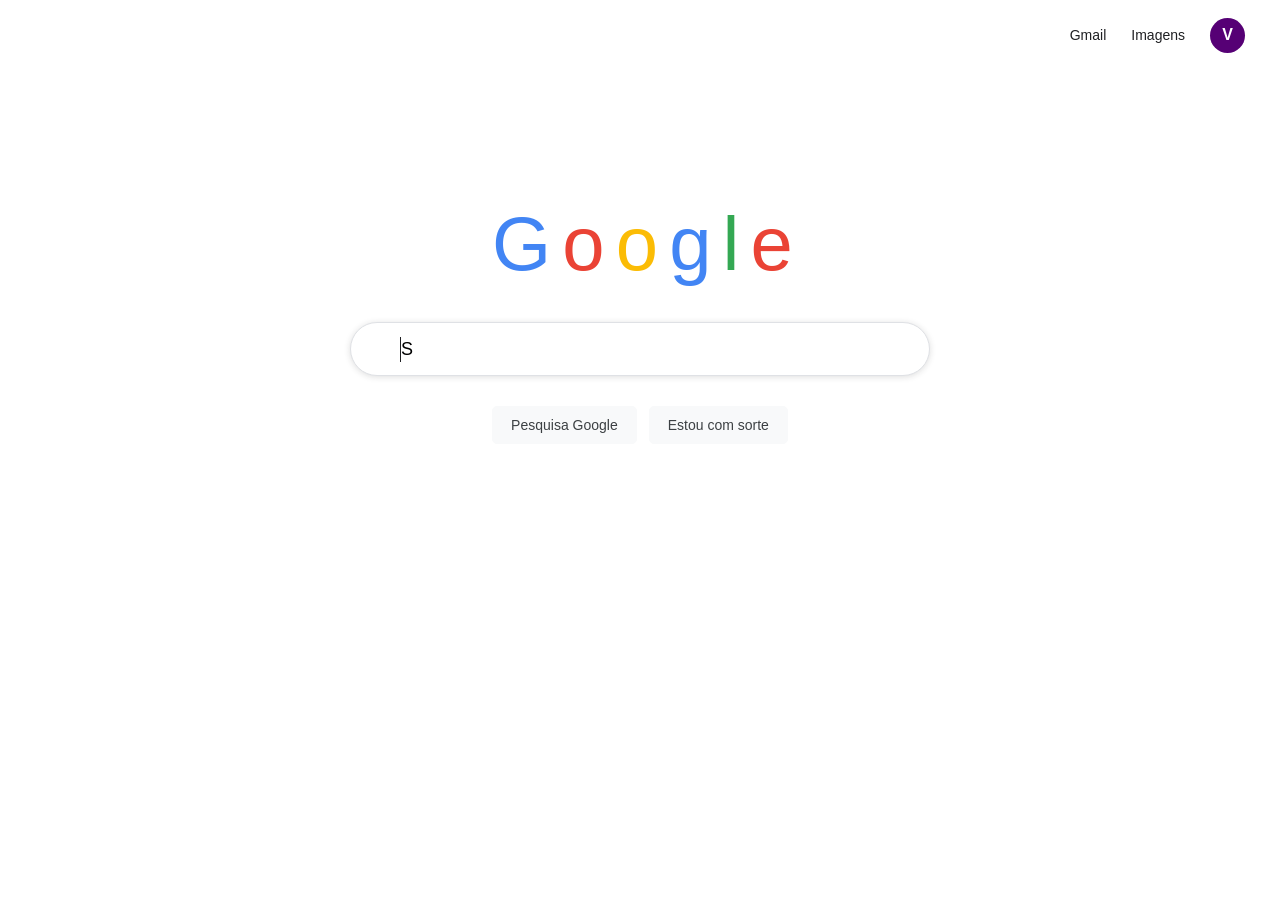
<file: index.html>
<!DOCTYPE html>
<html lang="pt-BR">

<head>
    <meta charset="UTF-8">
    <meta name="viewport" content="width=device-width, initial-scale=1.0">

    <title>Pesquisa</title>
     <link rel="icon" type="image/png" href="img/google-logo.png">

    <style>
        * {
            margin: 0;
            padding: 0;
            box-sizing: border-box;
        }

        body {
            font-family: Arial, sans-serif;
            background: #fff;
            color: #202124;
            min-height: 100vh;
            overflow-x: hidden;
        }

        /* =========================
           TELA DE PESQUISA
        ========================= */

        .pagina-pesquisa {
            min-height: 100vh;
            display: flex;
            flex-direction: column;
        }

        /* TOPO */

        header {
            height: 70px;
            display: flex;
            align-items: center;
            justify-content: flex-end;
            padding: 0 35px;
            gap: 25px;
        }

        header a {
            color: #202124;
            text-decoration: none;
            font-size: 14px;
        }

        header a:hover {
            text-decoration: underline;
        }

        .avatar {
            width: 35px;
            height: 35px;
            border-radius: 50%;
            background: #560075;
            color: white;

            display: flex;
            align-items: center;
            justify-content: center;

            font-weight: bold;
        }

        /* CENTRO */

        .centro {
            flex: 1;

            display: flex;
            flex-direction: column;
            align-items: center;

            padding-top: 130px;
        }

        .logo-pesquisa {
            font-size: 76px;
            font-weight: 500;
            letter-spacing: -5px;

            margin-bottom: 35px;
        }

        .logo-pesquisa span:nth-child(1) {
            color: #4285f4;
        }

        .logo-pesquisa span:nth-child(2) {
            color: #ea4335;
        }

        .logo-pesquisa span:nth-child(3) {
            color: #fbbc05;
        }

        .logo-pesquisa span:nth-child(4) {
            color: #4285f4;
        }

        .logo-pesquisa span:nth-child(5) {
            color: #34a853;
        }

        .logo-pesquisa span:nth-child(6) {
            color: #ea4335;
        }

        /* BARRA */

        .area-pesquisa {
            width: min(580px, 90%);
            position: relative;
        }

        .barra-pesquisa {
            width: 100%;
            height: 54px;

            border: 1px solid #dfe1e5;
            border-radius: 30px;

            display: flex;
            align-items: center;

            padding: 0 50px;

            font-size: 18px;

            box-shadow: 0 1px 6px rgba(32, 33, 36, 0.15);

            outline: none;
        }

        .barra-pesquisa:focus {
            box-shadow: 0 1px 8px rgba(32, 33, 36, 0.25);
        }

        .icone-pesquisa {
            position: absolute;
            left: 20px;
            
            font-size: 20px;
            color: #9aa0a6;
        }

        .cursor {
            position: absolute;
            width: 1px;
            height: 25px;

            background: #202124;

            left: 50px;
            top: 15px;

            animation: piscar 0.8s infinite;
        }

        @keyframes piscar {

            0%,
            45% {
                opacity: 1;
            }

            46%,
            100% {
                opacity: 0;
            }
        }

        /* BOTÕES */

        .botoes {
            display: flex;
            gap: 12px;
            margin-top: 30px;
        }

        .botoes button {
            border: 1px solid #f8f9fa;
            background: #f8f9fa;

            padding: 10px 18px;

            border-radius: 5px;

            color: #3c4043;
            font-size: 14px;

            cursor: pointer;
        }

        .botoes button:hover {
            border-color: #dadce0;
            box-shadow: 0 1px 1px rgba(0, 0, 0, .1);
        }


        /* =========================
           RESULTADOS
        ========================= */

        .resultados {
            display: none;

            width: min(800px, 90%);

            margin: 45px auto;

            animation: aparecer 0.5s ease;
        }

        .resultado-topo {
            font-size: 13px;
            color: #70757a;

            margin-bottom: 25px;
        }

        .resultado {
            padding: 15px 0;

            cursor: pointer;

            border-radius: 8px;

            transition: 0.2s;
        }

        .resultado:hover {
            background: #f8f9fa;
            padding-left: 12px;
        }

        .endereco {
            font-size: 14px;
            color: #202124;
            margin-bottom: 5px;
        }

        .titulo-resultado {
            font-size: 21px;
            color: #1a0dab;

            margin-bottom: 8px;
        }

        .descricao {
            color: #4d5156;
            font-size: 14px;
            line-height: 1.6;

            max-width: 650px;
        }

        .linha {
            height: 1px;
            background: #eee;

            margin: 10px 0;
        }

        /* =========================
           TRANSIÇÃO
        ========================= */

        .transicao {
            position: fixed;
            inset: 0;

            background: #18001f;

            z-index: 999;

            opacity: 0;
            pointer-events: none;

            display: flex;
            align-items: center;
            justify-content: center;

            transition: opacity 0.8s ease;
        }

        .transicao.ativa {
            opacity: 1;
            pointer-events: all;
        }

        .texto-transicao {
            color: white;

            font-size: 30px;
            font-weight: bold;

            opacity: 0;
            transform: translateY(20px);

            transition: 0.6s;
        }

        .transicao.ativa .texto-transicao {
            opacity: 1;
            transform: translateY(0);
        }

        .texto-transicao span {
            color: #a8ff00;
        }


        /* =========================
           ANIMAÇÕES
        ========================= */

        @keyframes aparecer {
            from {
                opacity: 0;
                transform: translateY(15px);
            }

            to {
                opacity: 1;
                transform: translateY(0);
            }
        }


        /* =========================
           RESPONSIVO
        ========================= */

        @media (max-width: 600px) {

            .centro {
                padding-top: 100px;
            }

            .logo-pesquisa {
                font-size: 55px;
            }

            .botoes {
                flex-direction: column;
            }

            .titulo-resultado {
                font-size: 18px;
            }

        }
    </style>
</head>


<body>

    <div class="pagina-pesquisa">

        <!-- TOPO -->

        <header>

            <a href="#">Gmail</a>
            <a href="#">Imagens</a>

            <div class="avatar">
                V
            </div>

        </header>


        <!-- CENTRO -->

        <main>

            <section class="centro">

                <div class="logo-pesquisa">

                    <span>G</span>
                    <span>o</span>
                    <span>o</span>
                    <span>g</span>
                    <span>l</span>
                    <span>e</span>

                </div>


                <div class="area-pesquisa">

                    

                    <input
                        type="text"
                        class="barra-pesquisa"
                        id="barraPesquisa"
                        autocomplete="off"
                        readonly
                    >

                    <span class="cursor" id="cursor"></span>

                </div>


                <div class="botoes">

                    <button id="botaoPesquisar">
                        Pesquisa Google
                    </button>

                    <button>
                        Estou com sorte
                    </button>

                </div>

            </section>


            <!-- RESULTADOS -->

            <section class="resultados" id="resultados">

                <p class="resultado-topo">
                    Aproximadamente 1 resultado
                </p>


                <div
                    class="resultado"
                    id="resultadoPrincipal"
                >

                    <p class="endereco">
                        salotti-esportivo
                    </p>

                    <h2 class="titulo-resultado">
                        Salotti Esportivo
                    </h2>

                    <p class="descricao">
                        Esporte, união e conhecimento.
                        Conheça os jogos escolares,
                        entrevistas, histórias e momentos
                        que fazem parte do esporte na nossa escola.
                    </p>

                </div>


                <div class="linha"></div>


                <div class="resultado">

                    <p class="endereco">
                        salotti-esportivo
                    </p>

                    <h2 class="titulo-resultado">
                        Jogos Escolares
                    </h2>

                    <p class="descricao">
                        Competições, equipes, dedicação
                        e os momentos que marcaram
                        nossos jogos.
                    </p>

                </div>

            </section>

        </main>

    </div>


    <!-- TRANSIÇÃO -->

    <div class="transicao" id="transicao">

        <p class="texto-transicao">
            Bem-vindo ao <span>Salotti Esportivo</span>
        </p>

    </div>


    <script>

        const barra = document.getElementById("barraPesquisa");
        const resultados = document.getElementById("resultados");
        const botaoPesquisar = document.getElementById("botaoPesquisar");
        const resultadoPrincipal = document.getElementById("resultadoPrincipal");

        const cursor = document.getElementById("cursor");

        const transicao = document.getElementById("transicao");


        /* =========================
           TEXTO QUE SERÁ DIGITADO
        ========================= */

        const texto = "Salotti Esportivo";

        let indice = 0;


        function escreverTexto() {

            if (indice < texto.length) {

                barra.value += texto.charAt(indice);

                indice++;

                setTimeout(escreverTexto, 110);

            } else {

                cursor.style.display = "none";

                // Espera um pouco e mostra os resultados
                setTimeout(mostrarResultados, 700);
            }
        }


        /* =========================
           MOSTRAR RESULTADOS
        ========================= */

        function mostrarResultados() {

            resultados.style.display = "block";

            document.querySelector(".centro").style.paddingTop = "50px";
        }


        /* =========================
           PESQUISAR
        ========================= */

        botaoPesquisar.addEventListener("click", mostrarResultados);


        /* =========================
           CLICAR NO RESULTADO
        ========================= */

        resultadoPrincipal.addEventListener("click", entrarNoSite);


        function entrarNoSite() {

            transicao.classList.add("ativa");

            setTimeout(() => {

                window.location.href = "index2.html";

            }, 1500);

        }


        /* =========================
           ENTER
        ========================= */

        document.addEventListener("keydown", (event) => {

            if (event.key === "Enter" && indice >= texto.length) {

                mostrarResultados();

            }

        });


        /* =========================
           INICIAR
        ========================= */

        setTimeout(() => {

            escreverTexto();

        }, 1000);

    </script>

</body>

</html>
</file>
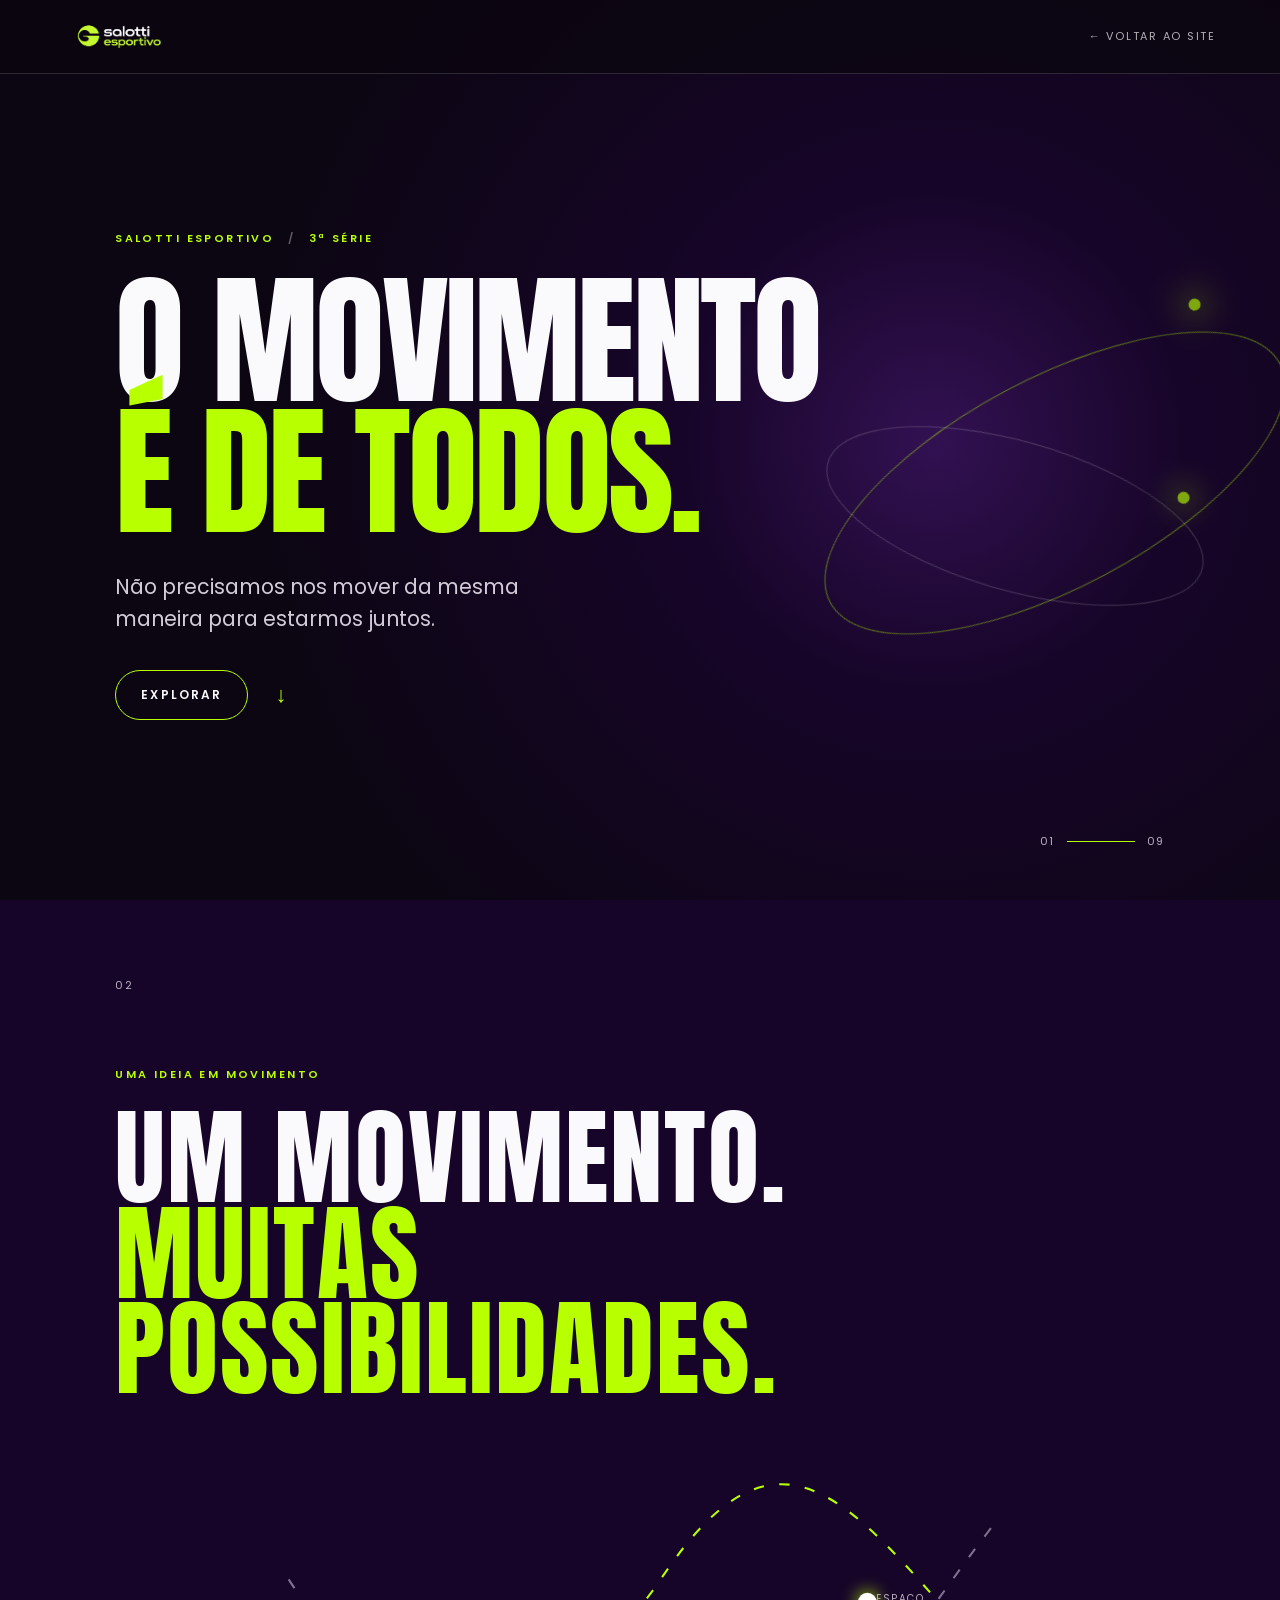
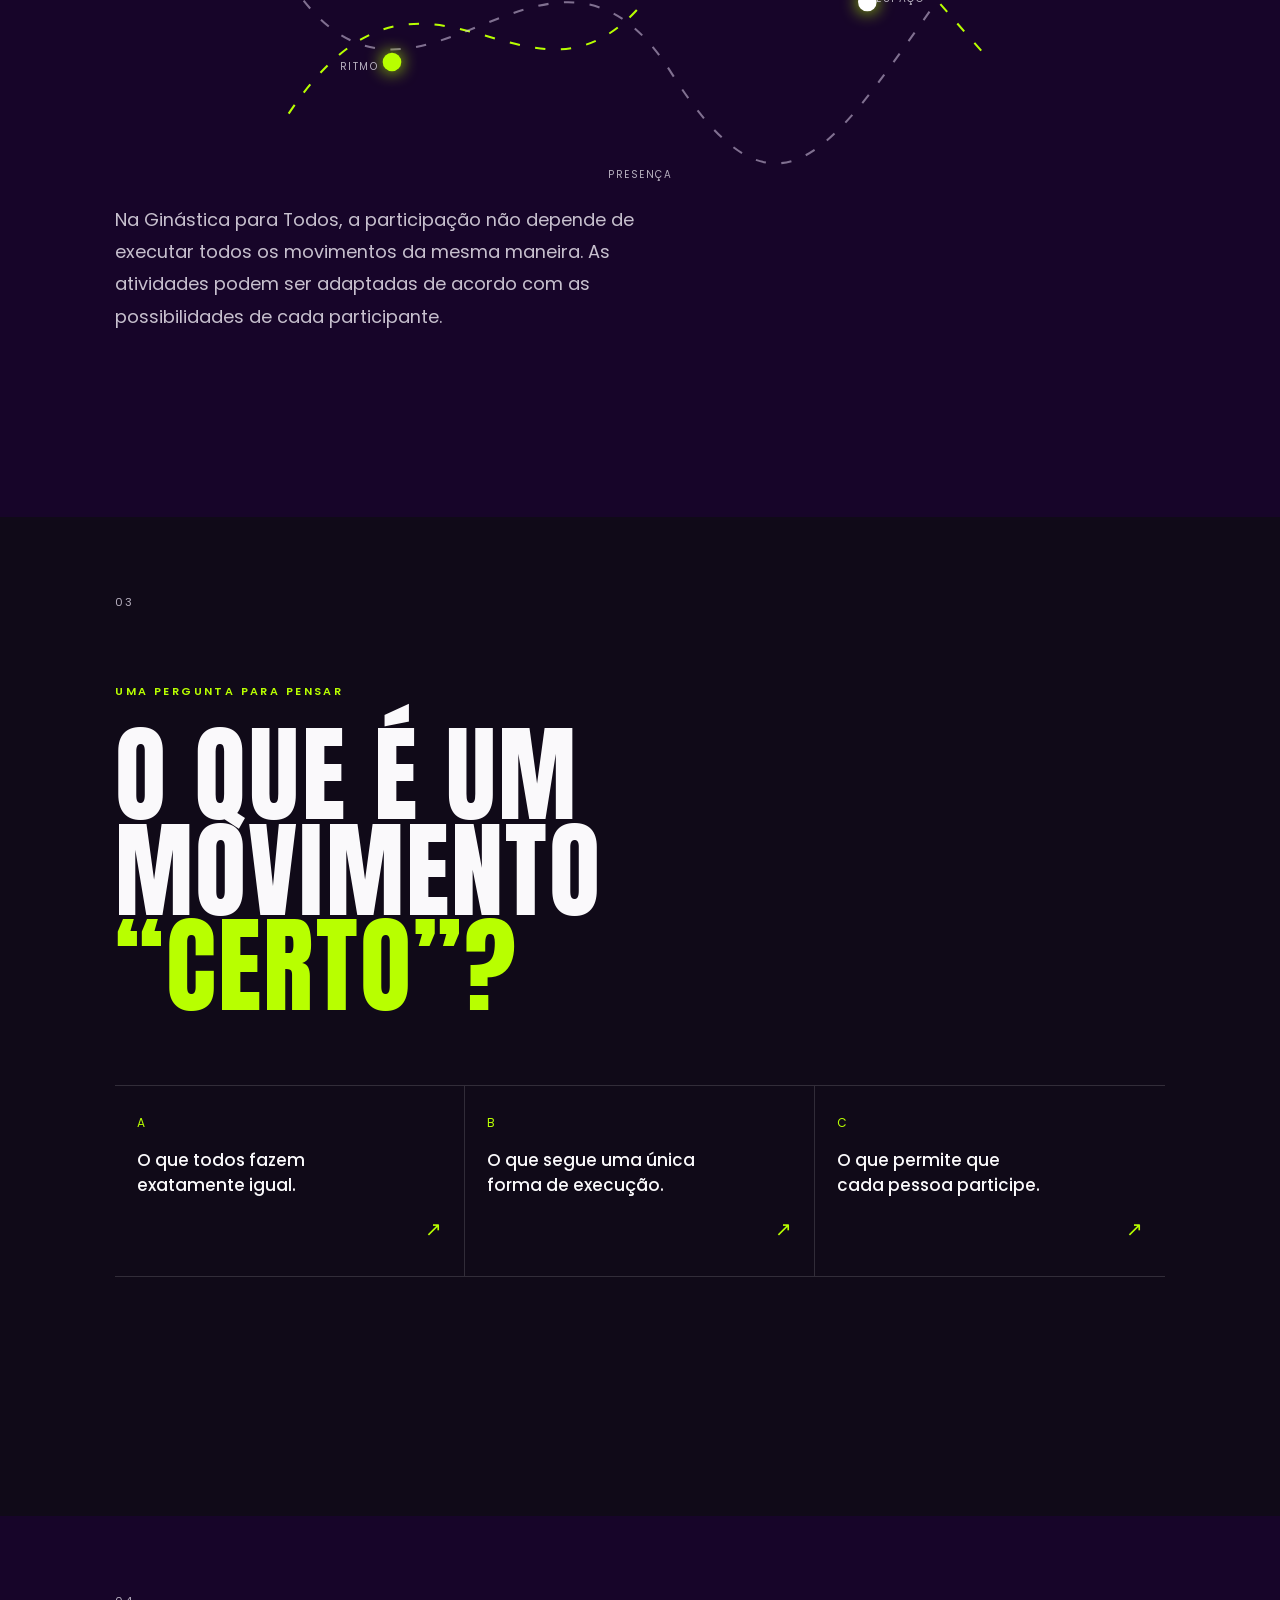
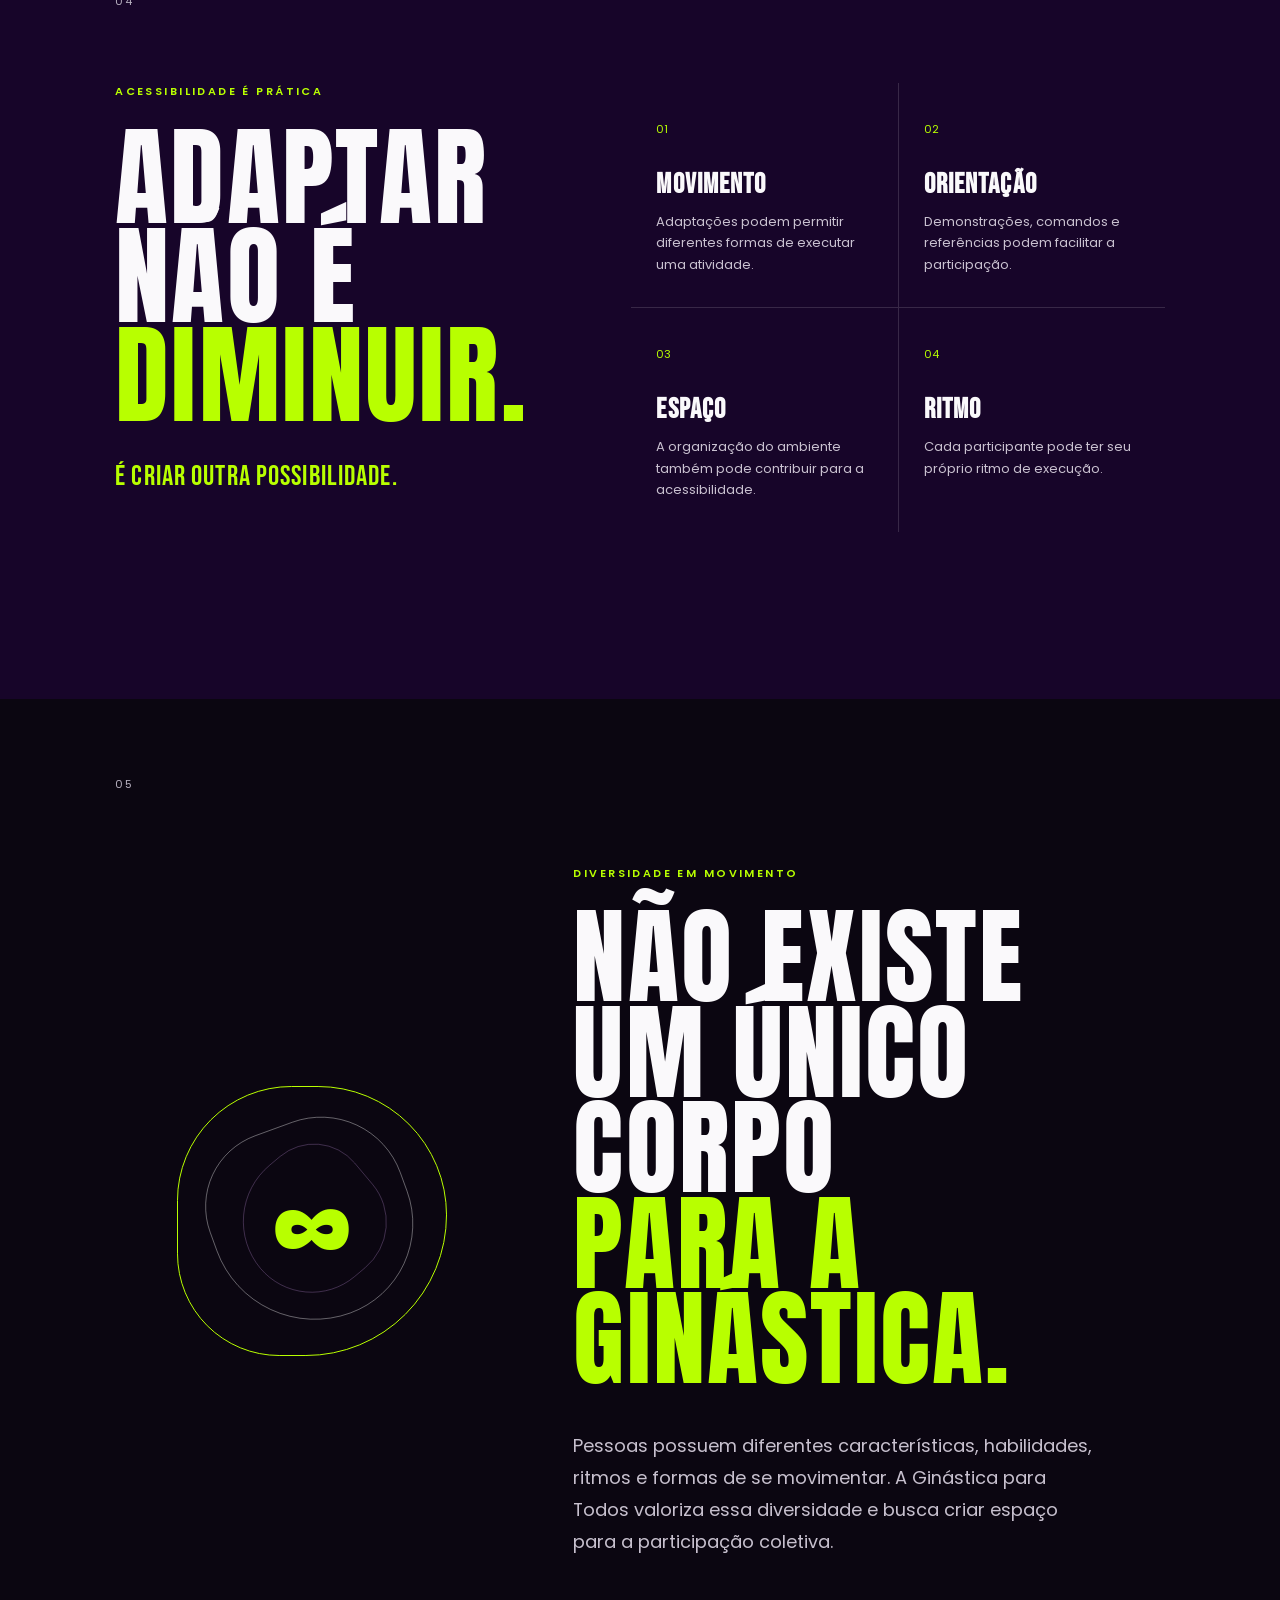
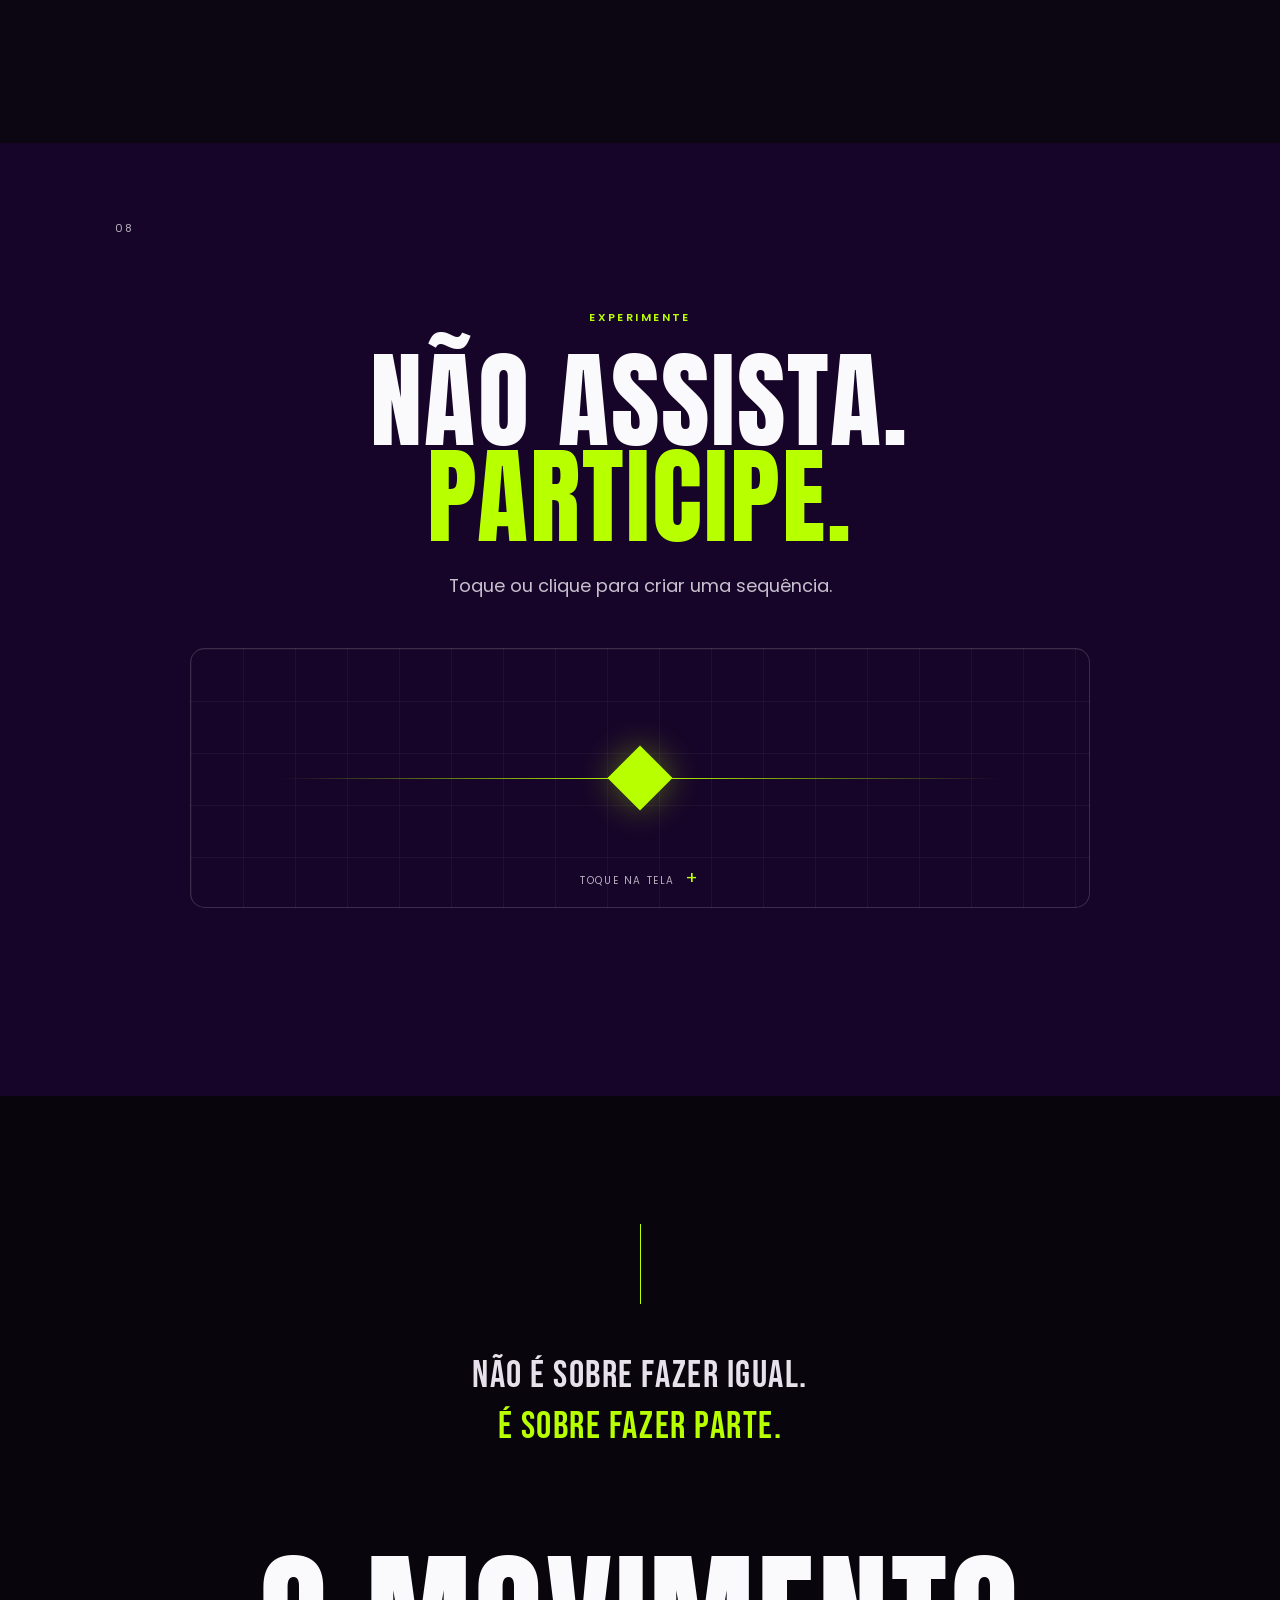
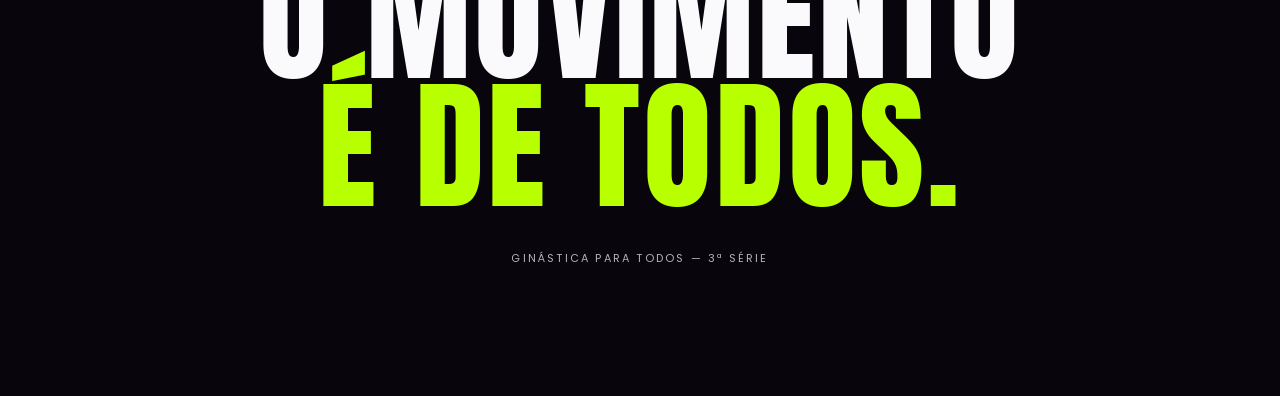
<file: ginastica.html>
<!doctype html>
<html lang="pt-BR">
  <head>
    <meta charset="UTF-8" />
    <meta name="viewport" content="width=device-width, initial-scale=1.0" />
    <meta
      name="description"
      content="Ginástica para Todos — 3ª série | Salotti Esportivo"
    />
    <title>Ginástica para Todos — 3ª série | Salotti Esportivo</title>
    <link rel="icon" type="image/png" href="img/icone.png" />
    <link rel="preconnect" href="https://fonts.googleapis.com" />
    <link rel="preconnect" href="https://fonts.gstatic.com" crossorigin />
    <link
      href="https://fonts.googleapis.com/css2?family=Anton&family=Bebas+Neue&family=Poppins:wght@400;500;600;700;800&display=swap"
      rel="stylesheet"
    />
    <link rel="stylesheet" href="ginastica.css" />
  </head>
  <body>
    <header class="site-header">
      <a
        class="brand"
        href="index2.html"
        aria-label="Voltar ao Salotti Esportivo"
      >
        <img src="img/logo.png" alt="Salotti Esportivo" />
      </a>
      <a class="back-link" href="index2.html">← voltar ao site</a>
    </header>

    <main class="gpt-page">
      <section class="gpt-hero reveal" id="inicio" aria-labelledby="hero-title">
        <div class="hero-grid" aria-hidden="true"></div>
        <div class="motion-orbit orbit-one" aria-hidden="true"></div>
        <div class="motion-orbit orbit-two" aria-hidden="true"></div>
        <div class="hero-copy">
          <p class="eyebrow">SALOTTI ESPORTIVO <span>/</span> 3ª SÉRIE</p>
          <h1 id="hero-title">O MOVIMENTO<br /><em>É DE TODOS.</em></h1>
          <p class="hero-lede">
            Não precisamos nos mover da mesma maneira para estarmos juntos.
          </p>
          <a class="action-link" href="#possibilidades"
            ><span>explorar</span><b>↓</b></a
          >
        </div>
        <div class="hero-index" aria-hidden="true">
          <span>01</span><i></i><span>09</span>
        </div>
      </section>

      <section
        class="possibilities section-shell reveal"
        id="possibilidades"
        aria-labelledby="possibilities-title"
      >
        <div class="section-number">02</div>
        <div class="split-heading">
          <p class="eyebrow">UMA IDEIA EM MOVIMENTO</p>
          <h2 id="possibilities-title">
            UM MOVIMENTO.<br /><em>MUITAS POSSIBILIDADES.</em>
          </h2>
        </div>
        <div class="possibility-stage" aria-hidden="true">
          <svg viewBox="0 0 700 300" role="presentation">
            <path
              class="path path-a"
              d="M10 230 C150 20, 250 280, 370 100 S560 35, 690 180"
            />
            <path
              class="path path-b"
              d="M10 100 C130 290, 260 0, 380 190 S550 230, 690 50"
            />
            <circle class="stage-dot dot-a" cx="110" cy="180" r="9" />
            <circle class="stage-dot dot-b" cx="570" cy="122" r="9" />
          </svg>
          <span class="stage-label label-a">ritmo</span
          ><span class="stage-label label-b">espaço</span
          ><span class="stage-label label-c">presença</span>
        </div>
        <p class="body-copy">
          Na Ginástica para Todos, a participação não depende de executar todos
          os movimentos da mesma maneira. As atividades podem ser adaptadas de
          acordo com as possibilidades de cada participante.
        </p>
      </section>

      <section
        class="question section-shell reveal"
        aria-labelledby="question-title"
      >
        <div class="section-number">03</div>
        <p class="eyebrow">UMA PERGUNTA PARA PENSAR</p>
        <h2 id="question-title">O QUE É UM MOVIMENTO <em>“CERTO”?</em></h2>
        <div class="answer-list" role="group" aria-label="Escolha uma resposta">
          <button class="answer" data-answer="wrong">
            <span>A</span><strong>O que todos fazem exatamente igual.</strong
            ><i>↗</i>
          </button>
          <button class="answer" data-answer="wrong">
            <span>B</span
            ><strong>O que segue uma única forma de execução.</strong><i>↗</i>
          </button>
          <button class="answer answer-correct" data-answer="correct">
            <span>C</span
            ><strong>O que permite que cada pessoa participe.</strong><i>↗</i>
          </button>
        </div>
        <div class="answer-feedback" aria-live="polite"></div>
      </section>

      <section class="adapt section-shell reveal" aria-labelledby="adapt-title">
        <div class="section-number">04</div>
        <div class="adapt-intro">
          <p class="eyebrow">ACESSIBILIDADE É PRÁTICA</p>
          <h2 id="adapt-title">ADAPTAR<br />NÃO É<br /><em>DIMINUIR.</em></h2>
          <p class="adapt-tagline">É criar outra possibilidade.</p>
        </div>
        <div class="adapt-grid">
          <article class="adapt-card">
            <span>01</span>
            <h3>Movimento</h3>
            <p>
              Adaptações podem permitir diferentes formas de executar uma
              atividade.
            </p>
          </article>
          <article class="adapt-card">
            <span>02</span>
            <h3>Orientação</h3>
            <p>
              Demonstrações, comandos e referências podem facilitar a
              participação.
            </p>
          </article>
          <article class="adapt-card">
            <span>03</span>
            <h3>Espaço</h3>
            <p>
              A organização do ambiente também pode contribuir para a
              acessibilidade.
            </p>
          </article>
          <article class="adapt-card">
            <span>04</span>
            <h3>Ritmo</h3>
            <p>Cada participante pode ter seu próprio ritmo de execução.</p>
          </article>
        </div>
      </section>

      <section
        class="body-section section-shell reveal"
        aria-labelledby="body-title"
      >
        <div class="section-number">05</div>
        <div class="body-art" aria-hidden="true">
          <span></span><span></span><span></span><b>∞</b>
        </div>
        <div class="body-copy-block">
          <p class="eyebrow">DIVERSIDADE EM MOVIMENTO</p>
          <h2 id="body-title">
            NÃO EXISTE<br />UM ÚNICO CORPO<br /><em>PARA A GINÁSTICA.</em>
          </h2>
          <p class="body-copy">
            Pessoas possuem diferentes características, habilidades, ritmos e
            formas de se movimentar. A Ginástica para Todos valoriza essa
            diversidade e busca criar espaço para a participação coletiva.
          </p>
        </div>
      </section>

      <section
        class="participate-section section-shell reveal"
        aria-labelledby="participate-title"
      >
        <div class="section-number">08</div>
        <p class="eyebrow">EXPERIMENTE</p>
        <h2 id="participate-title">NÃO ASSISTA.<br /><em>PARTICIPE.</em></h2>
        <p class="body-copy">Toque ou clique para criar uma sequência.</p>
        <div
          class="sequence-stage"
          id="sequence-stage"
          aria-label="Área interativa: clique para mover a forma"
        >
          <div class="sequence-line"></div>
          <div class="sequence-shape"></div>
          <div class="tap-hint">toque na tela<span>+</span></div>
        </div>
        <div class="sequence-message" aria-live="polite"></div>
      </section>

      <section class="finale reveal" aria-labelledby="finale-title">
        <div class="finale-line"></div>
        <p>Não é sobre fazer igual.</p>
        <p>É sobre fazer parte.</p>
        <h2 id="finale-title">O MOVIMENTO<br /><em>É DE TODOS.</em></h2>
        <span>GINÁSTICA PARA TODOS — 3ª SÉRIE</span>
      </section>
    </main>
    <script src="ginastica.js"></script>
  </body>
</html>
</file>
<file: ginastica.css>
@import url("https://fonts.googleapis.com/css2?family=Anton&family=Bebas+Neue&family=Poppins:wght@400;500;600;700;800&display=swap");
:root {
  --lime: #b8ff00;
  --ink: #0b0611;
  --deep: #170529;
  --purple: #25083f;
  --white: #faf9fb;
  --muted: #b8b1c0;
  --line: rgba(255, 255, 255, 0.14);
}
* {
  box-sizing: border-box;
}
html {
  scroll-behavior: smooth;
}
body {
  margin: 0;
  background: var(--ink);
  color: var(--white);
  font-family: Poppins, Arial, sans-serif;
  overflow-x: hidden;
}
.site-header {
  height: 74px;
  padding: 0 clamp(20px, 5vw, 72px);
  display: flex;
  align-items: center;
  justify-content: space-between;
  background: rgba(11, 6, 17, 0.82);
  border-bottom: 1px solid var(--line);
  position: absolute;
  top: 0;
  left: 0;
  right: 0;
  z-index: 10;
}
.brand img {
  width: 110px;
  height: auto;
  display: block;
}
.back-link {
  font-size: 11px;
  letter-spacing: 0.16em;
  text-transform: uppercase;
  color: var(--white);
  text-decoration: none;
  opacity: 0.7;
  transition: 0.25s;
}
.back-link:hover {
  color: var(--lime);
  opacity: 1;
}
.gpt-page {
  background: var(--ink);
}
.gpt-hero {
  min-height: 100svh;
  background: radial-gradient(
    circle at 73% 49%,
    #321152 0,
    #170529 24%,
    #0b0611 68%
  );
  position: relative;
  overflow: hidden;
  display: flex;
  align-items: center;
  padding: 120px clamp(24px, 9vw, 150px) 70px;
}
.hero-grid {
  position: absolute;
  inset: 0;
  opacity: 0.12;
  background-image:
    linear-gradient(90deg, transparent 49.8%, #fff 50%, transparent 50.2%),
    linear-gradient(0deg, transparent 49.8%, #fff 50%, transparent 50.2%);
  background-size: 120px 120px;
  mask-image: linear-gradient(
    90deg,
    transparent,
    #000 35%,
    #000 65%,
    transparent
  );
}
.hero-copy {
  position: relative;
  z-index: 2;
  max-width: 950px;
}
.eyebrow {
  font-size: 11px;
  letter-spacing: 0.22em;
  color: var(--lime);
  font-weight: 600;
  text-transform: uppercase;
  margin: 0 0 28px;
}
.eyebrow span {
  color: #fff;
  opacity: 0.35;
  padding: 0 8px;
}
.gpt-hero h1,
.section-shell h2,
.finale h2 {
  font-family: Anton, Impact, sans-serif;
  font-weight: 400;
  letter-spacing: 0.02em;
  line-height: 0.91;
  margin: 0;
  text-transform: uppercase;
}
.gpt-hero h1 {
  font-size: clamp(68px, 11.2vw, 174px);
  letter-spacing: -0.025em;
}
.gpt-hero em,
.section-shell em,
.finale em {
  font-style: normal;
  color: var(--lime);
}
.hero-lede {
  max-width: 440px;
  font-size: clamp(15px, 1.6vw, 21px);
  line-height: 1.55;
  color: #d2ccd9;
  margin: 35px 0;
}
.action-link {
  display: inline-flex;
  align-items: center;
  gap: 27px;
  color: var(--white);
  text-decoration: none;
  font-size: 12px;
  text-transform: uppercase;
  letter-spacing: 0.18em;
  font-weight: 600;
}
.action-link span {
  border: 1px solid var(--lime);
  border-radius: 99px;
  padding: 15px 25px;
  transition: 0.3s;
}
.action-link:hover span {
  background: var(--lime);
  color: var(--ink);
}
.action-link b {
  font-size: 22px;
  color: var(--lime);
  font-weight: 400;
}
.hero-index {
  position: absolute;
  bottom: 50px;
  right: clamp(24px, 9vw, 150px);
  display: flex;
  align-items: center;
  gap: 12px;
  color: var(--muted);
  font-size: 11px;
  letter-spacing: 0.13em;
}
.hero-index i {
  display: block;
  height: 1px;
  width: 68px;
  background: var(--lime);
}
.motion-orbit {
  position: absolute;
  border: 1px solid rgba(184, 255, 0, 0.65);
  border-radius: 50%;
  width: 510px;
  height: 210px;
  right: -30px;
  top: 42%;
  transform: rotate(-28deg);
  opacity: 0.65;
  animation: float 7s ease-in-out infinite;
}
.orbit-two {
  width: 390px;
  height: 150px;
  right: 70px;
  top: 49%;
  transform: rotate(16deg);
  border-color: rgba(255, 255, 255, 0.28);
  animation-delay: -2s;
}
.motion-orbit:after {
  content: "";
  position: absolute;
  width: 12px;
  height: 12px;
  background: var(--lime);
  border-radius: 50%;
  right: 8%;
  top: 3%;
  box-shadow: 0 0 30px 8px rgba(184, 255, 0, 0.35);
}
@keyframes float {
  50% {
    transform: rotate(-24deg) translateY(-16px);
  }
  100% {
    transform: rotate(-28deg);
  }
}
.section-shell {
  position: relative;
  padding: clamp(100px, 13vw, 205px) clamp(24px, 9vw, 150px);
  max-width: 1500px;
  margin: auto;
}
.section-number {
  position: absolute;
  top: clamp(35px, 6vw, 84px);
  left: clamp(24px, 9vw, 150px);
  font-size: 11px;
  color: var(--muted);
  letter-spacing: 0.12em;
}
.split-heading {
  max-width: 850px;
}
.section-shell h2 {
  font-size: clamp(54px, 8.2vw, 130px);
}
.body-copy {
  font-size: clamp(14px, 1.4vw, 18px);
  color: #c7c0ce;
  line-height: 1.8;
  max-width: 530px;
}
.possibilities {
  background: var(--deep);
  max-width: none;
}
.possibility-stage {
  height: 310px;
  max-width: 790px;
  margin: 78px auto 5px;
  position: relative;
}
.possibility-stage svg {
  width: 100%;
  height: 100%;
  overflow: visible;
}
.path {
  fill: none;
  stroke-width: 2;
  stroke-dasharray: 10 15;
  animation: dash 15s linear infinite;
}
.path-a {
  stroke: var(--lime);
}
.path-b {
  stroke: #d7c9e5;
  opacity: 0.55;
  animation-direction: reverse;
}
.stage-dot {
  fill: var(--lime);
  filter: drop-shadow(0 0 8px var(--lime));
  animation: pulse 2.5s infinite;
}
.dot-b {
  fill: #fff;
  animation-delay: 0.7s;
}
.stage-label {
  position: absolute;
  color: var(--muted);
  font-size: 10px;
  letter-spacing: 0.15em;
  text-transform: uppercase;
}
.label-a {
  left: 12%;
  top: 59%;
}
.label-b {
  right: 14%;
  top: 37%;
}
.label-c {
  left: 46%;
  bottom: 1%;
}
@keyframes dash {
  to {
    stroke-dashoffset: -300;
  }
}
@keyframes pulse {
  50% {
    transform: scale(1.8);
    transform-origin: center;
  }
}
.question {
  background: #100a18;
  max-width: none;
}
.question h2 {
  max-width: 850px;
  margin-bottom: 70px;
}
.answer-list {
  display: grid;
  grid-template-columns: repeat(3, 1fr);
  border-top: 1px solid var(--line);
  border-bottom: 1px solid var(--line);
  max-width: 1100px;
}
.answer {
  background: transparent;
  color: var(--white);
  text-align: left;
  padding: 28px 22px 32px;
  border: 0;
  border-right: 1px solid var(--line);
  cursor: pointer;
  min-height: 190px;
  display: flex;
  flex-direction: column;
  justify-content: space-between;
  transition: 0.3s;
  font-family: inherit;
}
.answer:last-child {
  border-right: 0;
}
.answer span {
  color: var(--lime);
  font-size: 12px;
}
.answer strong {
  font-size: 17px;
  line-height: 1.45;
  font-weight: 500;
  max-width: 210px;
}
.answer i {
  font-style: normal;
  align-self: flex-end;
  color: var(--lime);
  font-size: 20px;
}
.answer:hover,
.answer.selected {
  background: var(--lime);
  color: var(--ink);
}
.answer:hover span,
.answer:hover i,
.answer.selected span,
.answer.selected i {
  color: var(--ink);
}
.answer-feedback {
  font-family: Anton, Impact, sans-serif;
  color: var(--lime);
  font-size: 24px;
  letter-spacing: 0.03em;
  min-height: 45px;
  margin-top: 28px;
}
.adapt {
  background: var(--deep);
  display: grid;
  grid-template-columns: 1fr 1.25fr;
  gap: 7vw;
}
.adapt-intro h2 {
  font-size: clamp(68px, 8.5vw, 132px);
}
.adapt-tagline {
  color: var(--lime);
  font-size: clamp(20px, 2.2vw, 32px);
  font-family: "Bebas Neue", sans-serif;
  letter-spacing: 0.04em;
  margin-top: 35px;
}
.adapt-grid {
  display: grid;
  grid-template-columns: 1fr 1fr;
  align-content: end;
  gap: 1px;
  background: var(--line);
  align-self: end;
}
.adapt-card {
  background: var(--deep);
  padding: 32px 25px;
  min-height: 190px;
  transition: 0.4s;
}
.adapt-card:hover {
  background: var(--lime);
  color: var(--ink);
  transform: translateY(-8px);
}
.adapt-card span {
  font-size: 11px;
  color: var(--lime);
}
.adapt-card:hover span {
  color: var(--ink);
}
.adapt-card h3 {
  font-family: "Bebas Neue", sans-serif;
  text-transform: uppercase;
  letter-spacing: 0.04em;
  font-size: 28px;
  margin: 28px 0 10px;
}
.adapt-card p {
  font-size: 13px;
  line-height: 1.65;
  color: #c9c1d0;
  margin: 0;
}
.adapt-card:hover p {
  color: var(--ink);
}
.body-section {
  background: #0b0611;
  display: grid;
  grid-template-columns: 0.8fr 1.2fr;
  gap: 5vw;
  align-items: center;
  max-width: none;
}
.body-art {
  height: 420px;
  position: relative;
  display: flex;
  align-items: center;
  justify-content: center;
}
.body-art span {
  position: absolute;
  width: 270px;
  height: 270px;
  border: 1px solid var(--lime);
  border-radius: 47% 53% 58% 42%;
  animation: blob 10s ease-in-out infinite;
}
.body-art span:nth-child(2) {
  transform: rotate(70deg) scale(0.74);
  border-color: #fff;
  opacity: 0.45;
  animation-delay: -3s;
}
.body-art span:nth-child(3) {
  transform: rotate(140deg) scale(0.52);
  border-color: #b68bd2;
  opacity: 0.55;
  animation-delay: -6s;
}
.body-art b {
  font: normal 140px Anton;
  color: var(--lime);
}
@keyframes blob {
  50% {
    border-radius: 63% 37% 39% 61%;
    transform: rotate(100deg) scale(1.1);
  }
}
.body-copy-block .body-copy {
  margin-top: 42px;
}
.school-section {
  background: var(--deep);
  max-width: none;
}
.school-section h2 {
  font-size: clamp(70px, 10vw, 150px);
}
.school-section h2 span {
  color: #fff;
  font-size: 0.55em;
}
.school-lede {
  font-size: 18px;
  max-width: 470px;
  line-height: 1.6;
  color: #d2cad9;
  margin: 45px 0 70px;
}
.content-placeholders {
  display: grid;
  grid-template-columns: 1.55fr 1fr;
  gap: 18px;
  max-width: 1000px;
}
.placeholder-feature,
.placeholder-stack > div {
  border: 1px dashed rgba(184, 255, 0, 0.5);
  background: rgba(11, 6, 17, 0.42);
  border-radius: 14px;
}
.placeholder-feature {
  min-height: 360px;
  display: flex;
  flex-direction: column;
  align-items: center;
  justify-content: center;
  text-align: center;
}
.placeholder-feature span,
.placeholder-stack p {
  font-family: "Bebas Neue";
  font-size: 24px;
  text-transform: uppercase;
}
.placeholder-feature small,
.placeholder-stack small {
  color: var(--muted);
  font: 10px Poppins;
  letter-spacing: 0.1em;
}
.placeholder-stack {
  display: grid;
  grid-template-rows: repeat(3, 1fr);
  gap: 18px;
}
.placeholder-stack > div {
  padding: 20px;
  display: flex;
  align-items: center;
  gap: 18px;
}
.placeholder-stack span {
  font-size: 35px;
  color: var(--lime);
}
.placeholder-stack p {
  margin: 0;
}
.video-section {
  background: #100a18;
  max-width: none;
  display: grid;
  grid-template-columns: 1fr 1fr;
  gap: 7vw;
  align-items: center;
}
.video-heading h2 {
  font-size: clamp(56px, 7vw, 110px);
}
.video-heading .body-copy {
  margin-top: 38px;
}
.video-placeholder {
  aspect-ratio: 16/10;
  border-radius: 14px;
  background: linear-gradient(135deg, #25103d, #0b0611);
  border: 1px solid rgba(255, 255, 255, 0.18);
  display: flex;
  max-width: 10%;
  flex-direction: column;
  align-items: center;
  justify-content: center;
  text-align: center;
  cursor: pointer;
  transition: 0.35s;
}
.video-placeholder:hover {
  border-color: var(--lime);
  transform: scale(1.015);
}
.play-mark {
  border: 1px solid var(--lime);
  border-radius: 50%;
  color: var(--lime);
  font-size: 20px;
  width: 70px;
  height: 70px;
  display: grid;
  place-items: center;
  padding-left: 4px;
}
.video-placeholder p {
  font-size: 12px;
  letter-spacing: 0.18em;
  margin: 24px 0 6px;
}
.video-placeholder small {
  font-size: 10px;
  color: var(--muted);
}
.participate-section {
  background: var(--deep);
  max-width: none;
  text-align: center;
  padding-bottom: 120px;
}
.participate-section .body-copy {
  margin: 25px auto 45px;
}
.sequence-stage {
  height: 260px;
  max-width: 900px;
  margin: auto;
  border: 1px solid rgba(255, 255, 255, 0.16);
  border-radius: 15px;
  position: relative;
  overflow: hidden;
  cursor: crosshair;
  background-image:
    linear-gradient(rgba(255, 255, 255, 0.045) 1px, transparent 1px),
    linear-gradient(90deg, rgba(255, 255, 255, 0.045) 1px, transparent 1px);
  background-size: 52px 52px;
}
.sequence-line {
  position: absolute;
  height: 1px;
  width: 80%;
  left: 10%;
  top: 50%;
  background: linear-gradient(90deg, transparent, var(--lime), transparent);
}
.sequence-shape {
  position: absolute;
  top: calc(50% - 23px);
  left: calc(50% - 23px);
  width: 46px;
  height: 46px;
  background: var(--lime);
  transform: rotate(45deg);
  transition: all 0.7s cubic-bezier(0.17, 0.67, 0.2, 1);
  box-shadow: 0 0 35px rgba(184, 255, 0, 0.4);
}
.tap-hint {
  position: absolute;
  bottom: 16px;
  left: 0;
  right: 0;
  text-align: center;
  color: var(--muted);
  font-size: 10px;
  text-transform: uppercase;
  letter-spacing: 0.16em;
}
.tap-hint span {
  color: var(--lime);
  font-size: 18px;
  padding-left: 10px;
}
.sequence-message {
  min-height: 40px;
  margin: 28px auto 0;
  color: var(--lime);
  font-size: 16px;
}
.finale {
  min-height: 100svh;
  background: #08050c;
  display: flex;
  flex-direction: column;
  align-items: center;
  justify-content: center;
  text-align: center;
  padding: 80px 24px;
}
.finale-line {
  height: 80px;
  width: 1px;
  background: var(--lime);
  margin-bottom: 48px;
}
.finale p {
  font: clamp(22px, 3vw, 42px) "Bebas Neue";
  letter-spacing: 0.04em;
  margin: 0 0 4px;
  color: #e7e1eb;
}
.finale p:nth-of-type(2) {
  color: var(--lime);
}
.finale h2 {
  font-size: clamp(65px, 11vw, 170px);
  margin: 100px 0 40px;
}
.finale > span {
  font-size: 11px;
  letter-spacing: 0.2em;
  color: var(--muted);
  text-transform: uppercase;
}
.reveal {
  opacity: 0;
  transform: translateY(35px);
  transition:
    opacity 0.9s ease,
    transform 0.9s ease;
}
.reveal.visible {
  opacity: 1;
  transform: translateY(0);
}
@media (max-width: 800px) {
  .site-header {
    height: 62px;
  }
  .brand img {
    width: 90px;
  }
  .back-link {
    font-size: 9px;
  }
  .gpt-hero {
    padding: 110px 24px 60px;
  }
  .motion-orbit {
    width: 350px;
    height: 150px;
    right: -130px;
    top: 59%;
    opacity: 0.45;
  }
  .hero-index {
    right: 24px;
    bottom: 25px;
  }
  .section-shell {
    padding: 95px 24px 110px;
  }
  .section-number {
    left: 24px;
  }
  .possibility-stage {
    height: 200px;
    margin-top: 45px;
  }
  .answer-list {
    grid-template-columns: 1fr;
  }
  .answer {
    border-right: 0;
    border-bottom: 1px solid var(--line);
    min-height: 130px;
    gap: 15px;
  }
  .answer:last-child {
    border-bottom: 0;
  }
  .adapt,
  .body-section,
  .video-section {
    display: block;
  }
  .adapt-grid {
    margin-top: 60px;
  }
  .body-art {
    height: 280px;
    margin-bottom: 35px;
  }
  .body-art span {
    width: 200px;
    height: 200px;
  }
  .body-art b {
    font-size: 100px;
  }
  .content-placeholders {
    grid-template-columns: 1fr;
  }
  .placeholder-feature {
    min-height: 230px;
  }
  .placeholder-stack {
    min-height: 330px;
  }
  .video-placeholder {
    margin-top: 55px;
  }
  .finale h2 {
    margin-top: 75px;
  }
  .finale-line {
    height: 55px;
  }
}
@media (prefers-reduced-motion: reduce) {
  *,
  *:before,
  *:after {
    animation-duration: 0.01ms !important;
    animation-iteration-count: 1 !important;
    scroll-behavior: auto !important;
    transition-duration: 0.01ms !important;
  }
}
</file>
